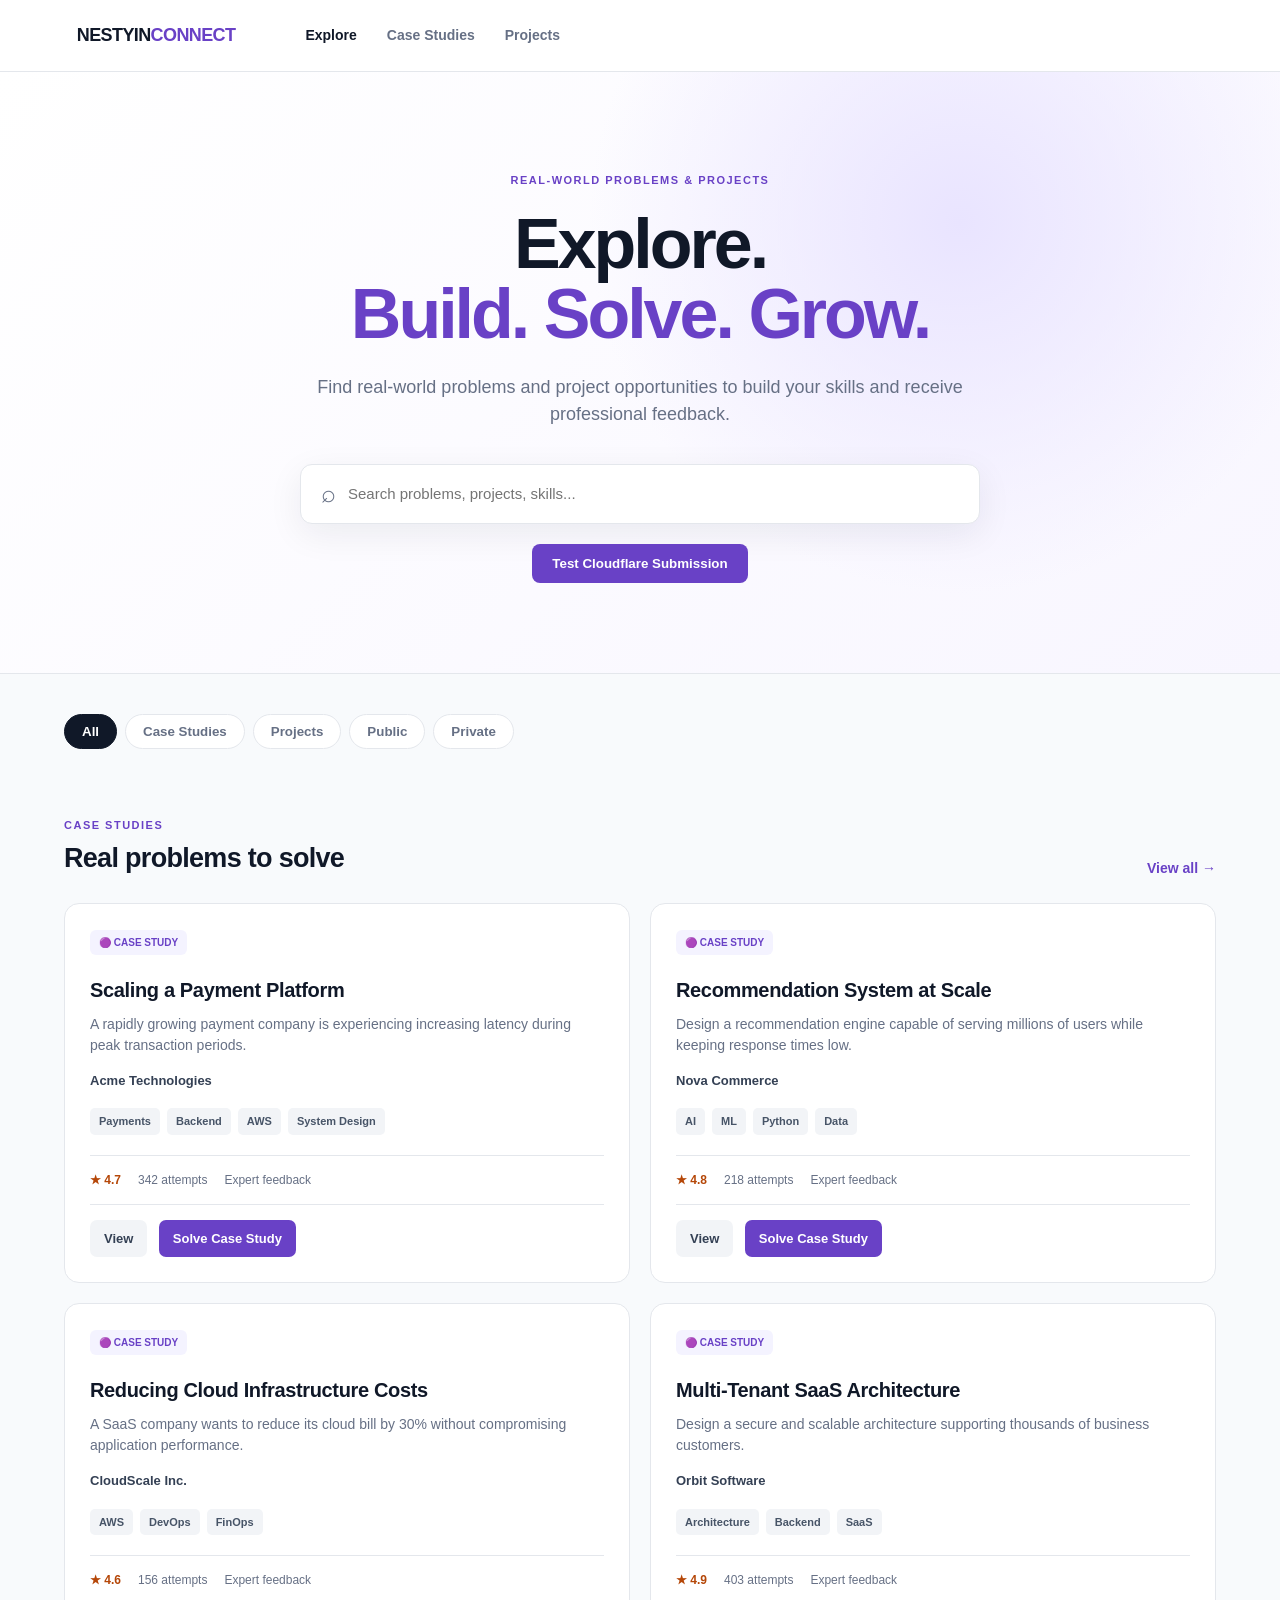
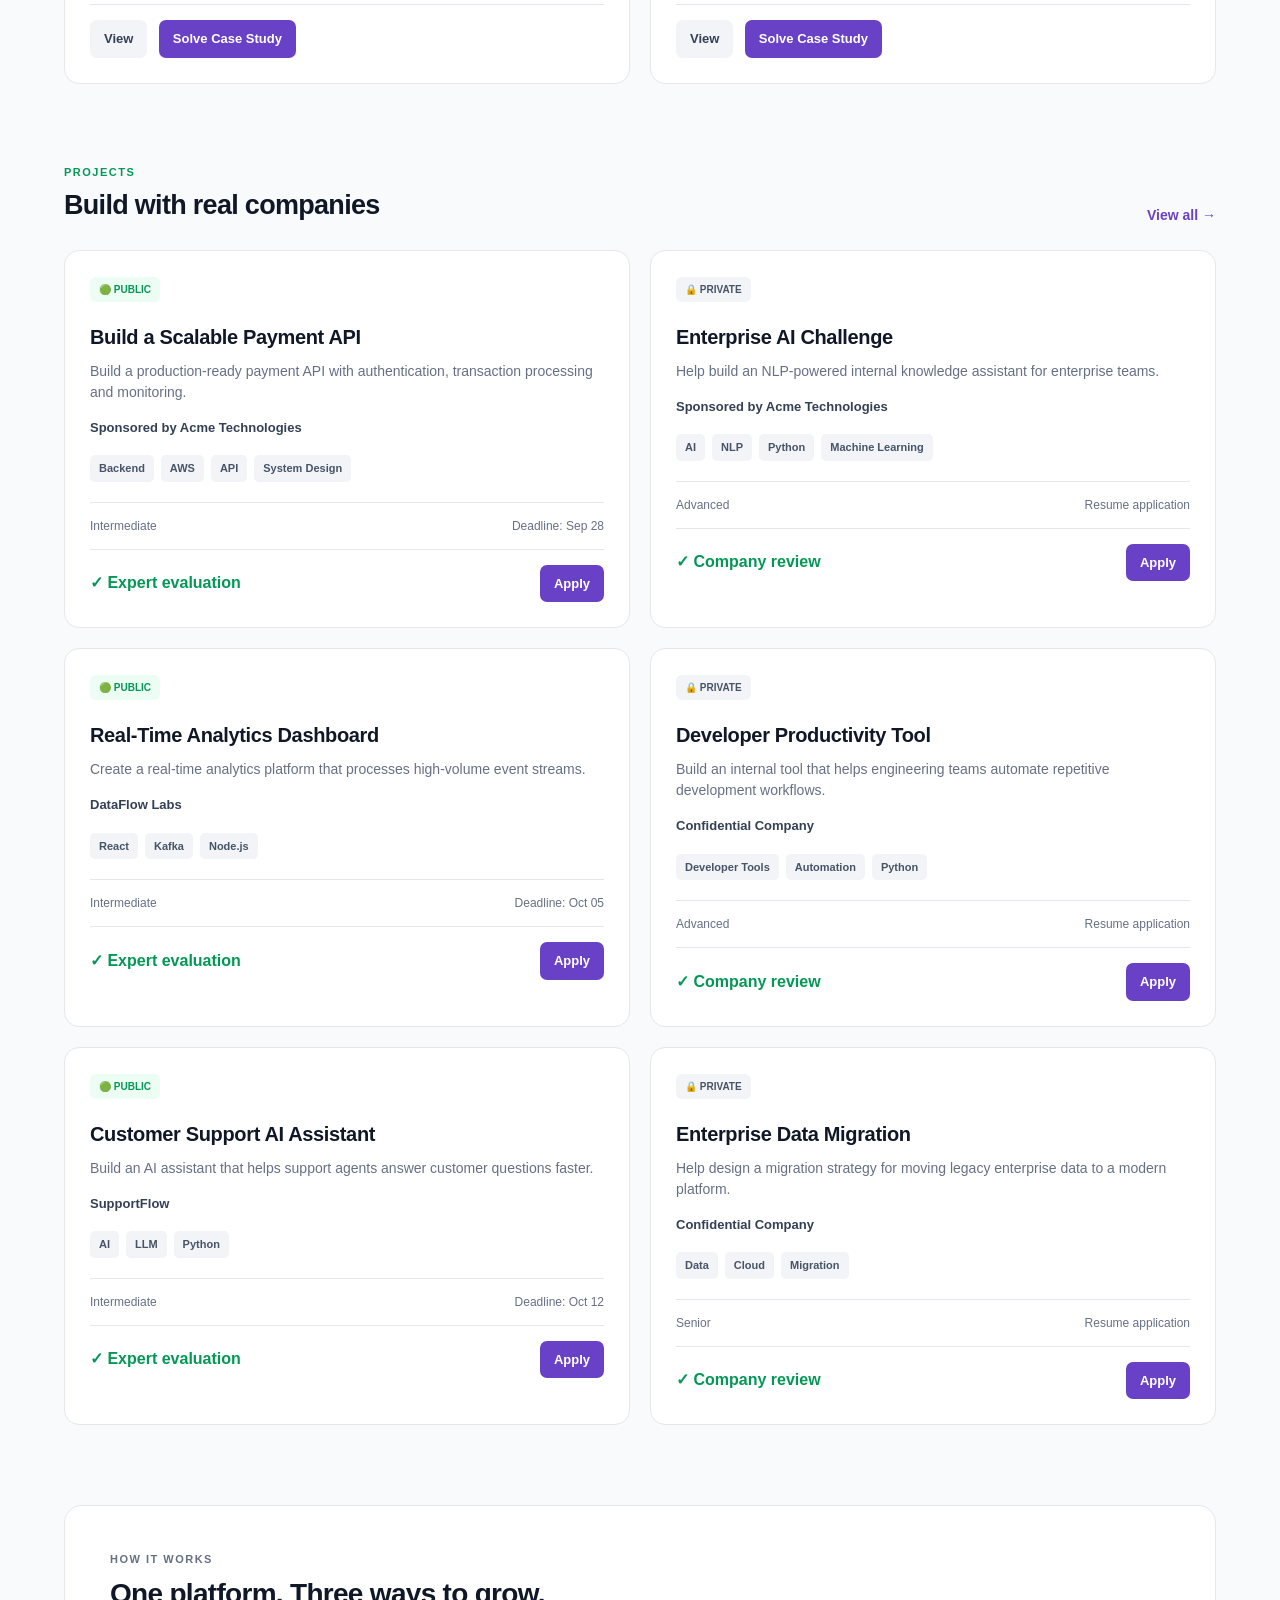
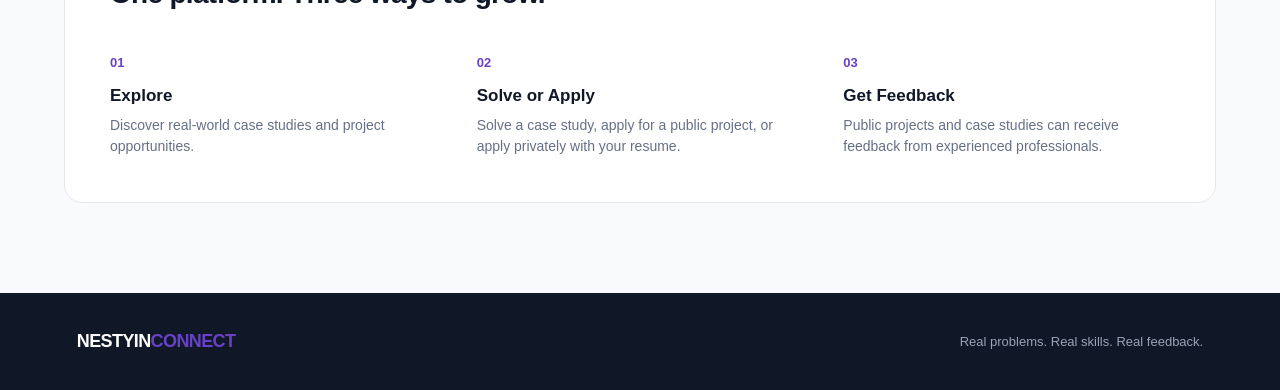
<file: index.html>
<!DOCTYPE html>
<html lang="en">

<head>
  <meta charset="UTF-8">

  <meta
    name="viewport"
    content="width=device-width, initial-scale=1.0"
  >

  <title>Nestyin Connect — Explore</title>

  <link rel="stylesheet" href="style.css">
</head>


<body>


<header class="navbar">

  <div class="logo">
    NESTYIN<span>CONNECT</span>
  </div>

  <nav>

    <a
      href="index.html"
      class="active"
    >
      Explore
    </a>

    <a href="#case-studies">
      Case Studies
    </a>

    <a href="#projects">
      Projects
    </a>

  </nav>

</header>



<main>


<!-- HERO -->

<section class="hero">

  <div class="hero-content">

    <div class="eyebrow">
      REAL-WORLD PROBLEMS & PROJECTS
    </div>


    <h1>
      Explore.<br>
      <span>Build. Solve. Grow.</span>
    </h1>


    <p>
      Find real-world problems and project
      opportunities to build your skills
      and receive professional feedback.
    </p>


    <div class="search-box">

      <span>⌕</span>

      <input
        id="searchInput"
        type="text"
        placeholder="Search problems, projects, skills..."
      >

    </div>


    <!-- TEMPORARY WORKER TEST BUTTON -->

    <button
  id="workerTestButton"
  onclick="testWorker()"
  style="
    margin-top:20px;
    padding:12px 20px;
    border:0;
    border-radius:8px;
    background:#6941c6;
    color:white;
    font-weight:700;
    cursor:pointer;
  "
>
  Test Cloudflare Submission
</button>


  </div>

</section>



<section class="content">


<!-- FILTERS -->

<div class="filters">

  <button
    class="filter active"
    data-filter="all"
  >
    All
  </button>


  <button
    class="filter"
    data-filter="case"
  >
    Case Studies
  </button>


  <button
    class="filter"
    data-filter="project"
  >
    Projects
  </button>


  <button
    class="filter"
    data-filter="public"
  >
    Public
  </button>


  <button
    class="filter"
    data-filter="private"
  >
    Private
  </button>

</div>



<!-- CASE STUDIES -->

<section
  class="section"
  id="case-studies"
>

  <div class="section-header">

    <div>

      <div class="section-label purple">
        CASE STUDIES
      </div>

      <h2>
        Real problems to solve
      </h2>

    </div>


    <a href="#case-studies">
      View all →
    </a>

  </div>



  <div class="cards">


    <!-- CASE STUDY 1 -->

    <article
      class="card searchable case-item"
    >

      <div class="badge case">
        🟣 CASE STUDY
      </div>


      <h3>
        Scaling a Payment Platform
      </h3>


      <p>
        A rapidly growing payment company is
        experiencing increasing latency during
        peak transaction periods.
      </p>


      <div class="company">
        Acme Technologies
      </div>


      <div class="tags">

        <span>Payments</span>
        <span>Backend</span>
        <span>AWS</span>
        <span>System Design</span>

      </div>


      <div class="card-info">

        <span>★ 4.7</span>

        <span>342 attempts</span>

        <span>Expert feedback</span>

      </div>


      <div class="card-footer">

        <div>

          <a
            href="case-study.html"
            class="secondary"
          >
            View
          </a>

          <a
            href="solve-case-study.html"
            class="primary"
          >
            Solve Case Study
          </a>

        </div>

      </div>

    </article>



    <!-- CASE STUDY 2 -->

    <article
      class="card searchable case-item"
    >

      <div class="badge case">
        🟣 CASE STUDY
      </div>


      <h3>
        Recommendation System at Scale
      </h3>


      <p>
        Design a recommendation engine capable
        of serving millions of users while
        keeping response times low.
      </p>


      <div class="company">
        Nova Commerce
      </div>


      <div class="tags">

        <span>AI</span>
        <span>ML</span>
        <span>Python</span>
        <span>Data</span>

      </div>


      <div class="card-info">

        <span>★ 4.8</span>

        <span>218 attempts</span>

        <span>Expert feedback</span>

      </div>


      <div class="card-footer">

        <div>

          <a
            href="case-study.html"
            class="secondary"
          >
            View
          </a>

          <a
            href="solve-case-study.html"
            class="primary"
          >
            Solve Case Study
          </a>

        </div>

      </div>

    </article>



    <!-- CASE STUDY 3 -->

    <article
      class="card searchable case-item"
    >

      <div class="badge case">
        🟣 CASE STUDY
      </div>


      <h3>
        Reducing Cloud Infrastructure Costs
      </h3>


      <p>
        A SaaS company wants to reduce its
        cloud bill by 30% without compromising
        application performance.
      </p>


      <div class="company">
        CloudScale Inc.
      </div>


      <div class="tags">

        <span>AWS</span>
        <span>DevOps</span>
        <span>FinOps</span>

      </div>


      <div class="card-info">

        <span>★ 4.6</span>

        <span>156 attempts</span>

        <span>Expert feedback</span>

      </div>


      <div class="card-footer">

        <div>

          <a
            href="case-study.html"
            class="secondary"
          >
            View
          </a>

          <a
            href="solve-case-study.html"
            class="primary"
          >
            Solve Case Study
          </a>

        </div>

      </div>

    </article>



    <!-- CASE STUDY 4 -->

    <article
      class="card searchable case-item"
    >

      <div class="badge case">
        🟣 CASE STUDY
      </div>


      <h3>
        Multi-Tenant SaaS Architecture
      </h3>


      <p>
        Design a secure and scalable architecture
        supporting thousands of business customers.
      </p>


      <div class="company">
        Orbit Software
      </div>


      <div class="tags">

        <span>Architecture</span>
        <span>Backend</span>
        <span>SaaS</span>

      </div>


      <div class="card-info">

        <span>★ 4.9</span>

        <span>403 attempts</span>

        <span>Expert feedback</span>

      </div>


      <div class="card-footer">

        <div>

          <a
            href="case-study.html"
            class="secondary"
          >
            View
          </a>

          <a
            href="solve-case-study.html"
            class="primary"
          >
            Solve Case Study
          </a>

        </div>

      </div>

    </article>

  </div>

</section>



<!-- PROJECTS -->

<section
  class="section"
  id="projects"
>

  <div class="section-header">

    <div>

      <div class="section-label green">
        PROJECTS
      </div>

      <h2>
        Build with real companies
      </h2>

    </div>


    <a href="#projects">
      View all →
    </a>

  </div>



  <div class="cards">


    <!-- PUBLIC PROJECT 1 -->

    <article
      class="card searchable project-item public-item"
    >

      <div class="badge public">
        🟢 PUBLIC
      </div>


      <h3>
        Build a Scalable Payment API
      </h3>


      <p>
        Build a production-ready payment API
        with authentication, transaction processing
        and monitoring.
      </p>


      <div class="company">
        Sponsored by Acme Technologies
      </div>


      <div class="tags">

        <span>Backend</span>
        <span>AWS</span>
        <span>API</span>
        <span>System Design</span>

      </div>


      <div class="project-meta">

        <span>Intermediate</span>

        <span>Deadline: Sep 28</span>

      </div>


      <div class="card-footer">

        <span class="evaluation">
          ✓ Expert evaluation
        </span>


        <a
          href="public-project.html"
          class="primary"
        >
          Apply
        </a>

      </div>

    </article>



    <!-- PRIVATE PROJECT 1 -->

    <article
      class="card searchable project-item private-item"
    >

      <div class="badge private">
        🔒 PRIVATE
      </div>


      <h3>
        Enterprise AI Challenge
      </h3>


      <p>
        Help build an NLP-powered internal
        knowledge assistant for enterprise teams.
      </p>


      <div class="company">
        Sponsored by Acme Technologies
      </div>


      <div class="tags">

        <span>AI</span>
        <span>NLP</span>
        <span>Python</span>
        <span>Machine Learning</span>

      </div>


      <div class="project-meta">

        <span>Advanced</span>

        <span>Resume application</span>

      </div>


      <div class="card-footer">

        <span class="evaluation">
          ✓ Company review
        </span>


        <a
          href="private-project.html"
          class="primary"
        >
          Apply
        </a>

      </div>

    </article>



    <!-- PUBLIC PROJECT 2 -->

    <article
      class="card searchable project-item public-item"
    >

      <div class="badge public">
        🟢 PUBLIC
      </div>


      <h3>
        Real-Time Analytics Dashboard
      </h3>


      <p>
        Create a real-time analytics platform
        that processes high-volume event streams.
      </p>


      <div class="company">
        DataFlow Labs
      </div>


      <div class="tags">

        <span>React</span>
        <span>Kafka</span>
        <span>Node.js</span>

      </div>


      <div class="project-meta">

        <span>Intermediate</span>

        <span>Deadline: Oct 05</span>

      </div>


      <div class="card-footer">

        <span class="evaluation">
          ✓ Expert evaluation
        </span>


        <a
          href="public-project.html"
          class="primary"
        >
          Apply
        </a>

      </div>

    </article>



    <!-- PRIVATE PROJECT 2 -->

    <article
      class="card searchable project-item private-item"
    >

      <div class="badge private">
        🔒 PRIVATE
      </div>


      <h3>
        Developer Productivity Tool
      </h3>


      <p>
        Build an internal tool that helps
        engineering teams automate repetitive
        development workflows.
      </p>


      <div class="company">
        Confidential Company
      </div>


      <div class="tags">

        <span>Developer Tools</span>
        <span>Automation</span>
        <span>Python</span>

      </div>


      <div class="project-meta">

        <span>Advanced</span>

        <span>Resume application</span>

      </div>


      <div class="card-footer">

        <span class="evaluation">
          ✓ Company review
        </span>


        <a
          href="private-project.html"
          class="primary"
        >
          Apply
        </a>

      </div>

    </article>



    <!-- PUBLIC PROJECT 3 -->

    <article
      class="card searchable project-item public-item"
    >

      <div class="badge public">
        🟢 PUBLIC
      </div>


      <h3>
        Customer Support AI Assistant
      </h3>


      <p>
        Build an AI assistant that helps
        support agents answer customer questions faster.
      </p>


      <div class="company">
        SupportFlow
      </div>


      <div class="tags">

        <span>AI</span>
        <span>LLM</span>
        <span>Python</span>

      </div>


      <div class="project-meta">

        <span>Intermediate</span>

        <span>Deadline: Oct 12</span>

      </div>


      <div class="card-footer">

        <span class="evaluation">
          ✓ Expert evaluation
        </span>


        <a
          href="public-project.html"
          class="primary"
        >
          Apply
        </a>

      </div>

    </article>



    <!-- PRIVATE PROJECT 3 -->

    <article
      class="card searchable project-item private-item"
    >

      <div class="badge private">
        🔒 PRIVATE
      </div>


      <h3>
        Enterprise Data Migration
      </h3>


      <p>
        Help design a migration strategy for
        moving legacy enterprise data to a modern platform.
      </p>


      <div class="company">
        Confidential Company
      </div>


      <div class="tags">

        <span>Data</span>
        <span>Cloud</span>
        <span>Migration</span>

      </div>


      <div class="project-meta">

        <span>Senior</span>

        <span>Resume application</span>

      </div>


      <div class="card-footer">

        <span class="evaluation">
          ✓ Company review
        </span>


        <a
          href="private-project.html"
          class="primary"
        >
          Apply
        </a>

      </div>

    </article>

  </div>

</section>



<!-- HOW IT WORKS -->

<section class="how">

  <div class="section-label">
    HOW IT WORKS
  </div>


  <h2>
    One platform. Three ways to grow.
  </h2>


  <div class="steps">


    <div class="step">

      <span>01</span>

      <h3>
        Explore
      </h3>

      <p>
        Discover real-world case studies
        and project opportunities.
      </p>

    </div>


    <div class="step">

      <span>02</span>

      <h3>
        Solve or Apply
      </h3>

      <p>
        Solve a case study, apply for a public
        project, or apply privately with your resume.
      </p>

    </div>


    <div class="step">

      <span>03</span>

      <h3>
        Get Feedback
      </h3>

      <p>
        Public projects and case studies can
        receive feedback from experienced professionals.
      </p>

    </div>

  </div>

</section>


</section>

</main>



<footer>

  <div class="logo">
    NESTYIN<span>CONNECT</span>
  </div>


  <p>
    Real problems. Real skills. Real feedback.
  </p>

</footer>



<script src="app.js"></script>
</body>

</html>
</file>
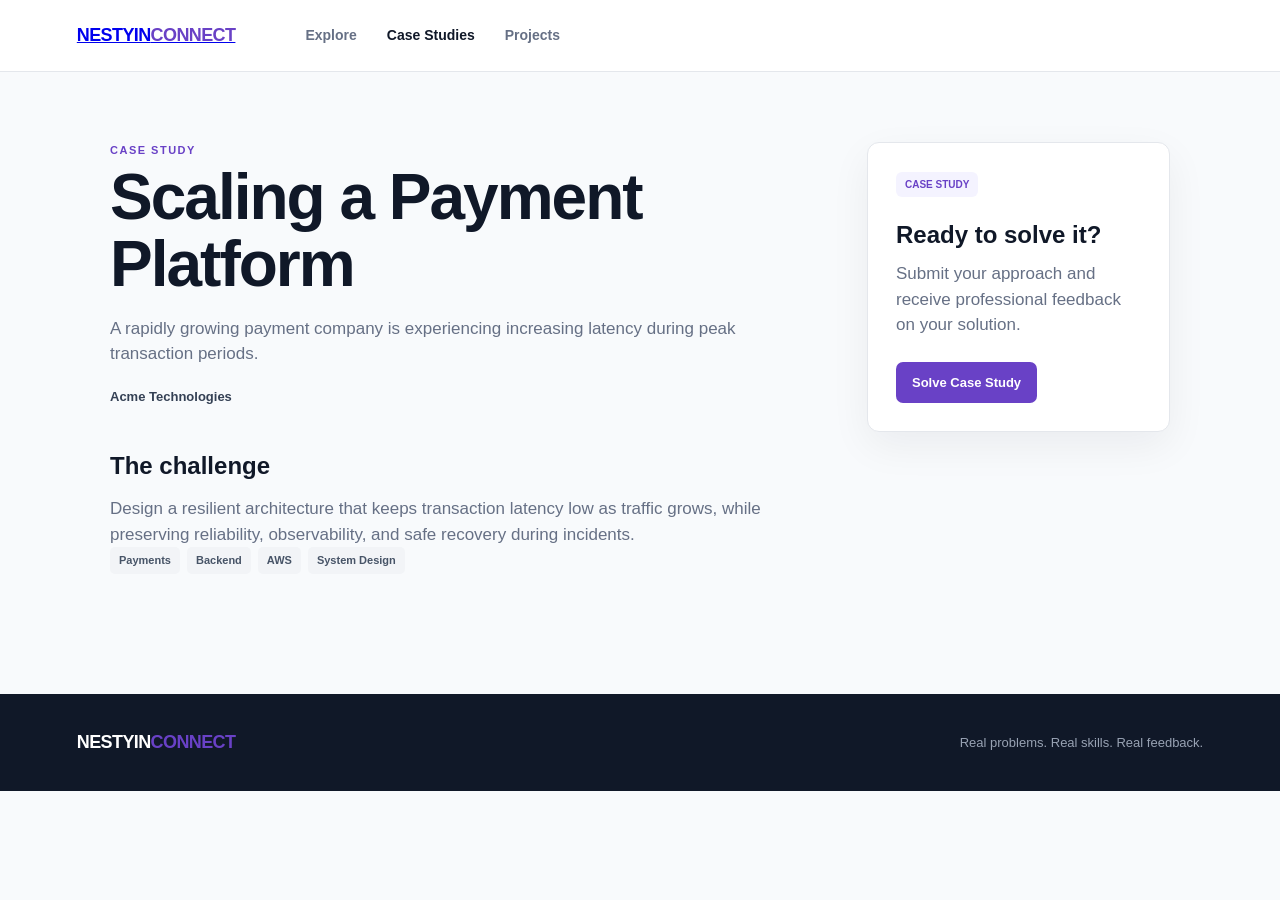
<file: case-study.html>
<!DOCTYPE html>
<html lang="en">
<head>
  <meta charset="UTF-8">
  <meta name="viewport" content="width=device-width, initial-scale=1.0">
  <title>Scaling a Payment Platform — Nestyin Connect</title>
  <link rel="stylesheet" href="style.css">
</head>
<body>
  <header class="navbar">
    <a class="logo" href="index.html">NESTYIN<span>CONNECT</span></a>
    <nav>
      <a href="index.html">Explore</a>
      <a class="active" href="case-study.html">Case Studies</a>
      <a href="index.html#projects">Projects</a>
    </nav>
  </header>

  <main class="detail-page">
    <div class="detail-layout">
      <article class="detail-copy">
        <div class="section-label purple">CASE STUDY</div>
        <h1>Scaling a Payment Platform</h1>
        <p class="detail-lead">A rapidly growing payment company is experiencing increasing latency during peak transaction periods.</p>
        <div class="company">Acme Technologies</div>

        <h2>The challenge</h2>
        <p>Design a resilient architecture that keeps transaction latency low as traffic grows, while preserving reliability, observability, and safe recovery during incidents.</p>

        <div class="tags">
          <span>Payments</span>
          <span>Backend</span>
          <span>AWS</span>
          <span>System Design</span>
        </div>
      </article>

      <aside class="detail-panel">
        <span class="badge case">CASE STUDY</span>
        <h2>Ready to solve it?</h2>
        <p>Submit your approach and receive professional feedback on your solution.</p>
        <a class="primary button-link" href="solve-case-study.html">Solve Case Study</a>
      </aside>
    </div>
  </main>

  <footer>
    <div class="logo">NESTYIN<span>CONNECT</span></div>
    <p>Real problems. Real skills. Real feedback.</p>
  </footer>
</body>
</html>
</file>
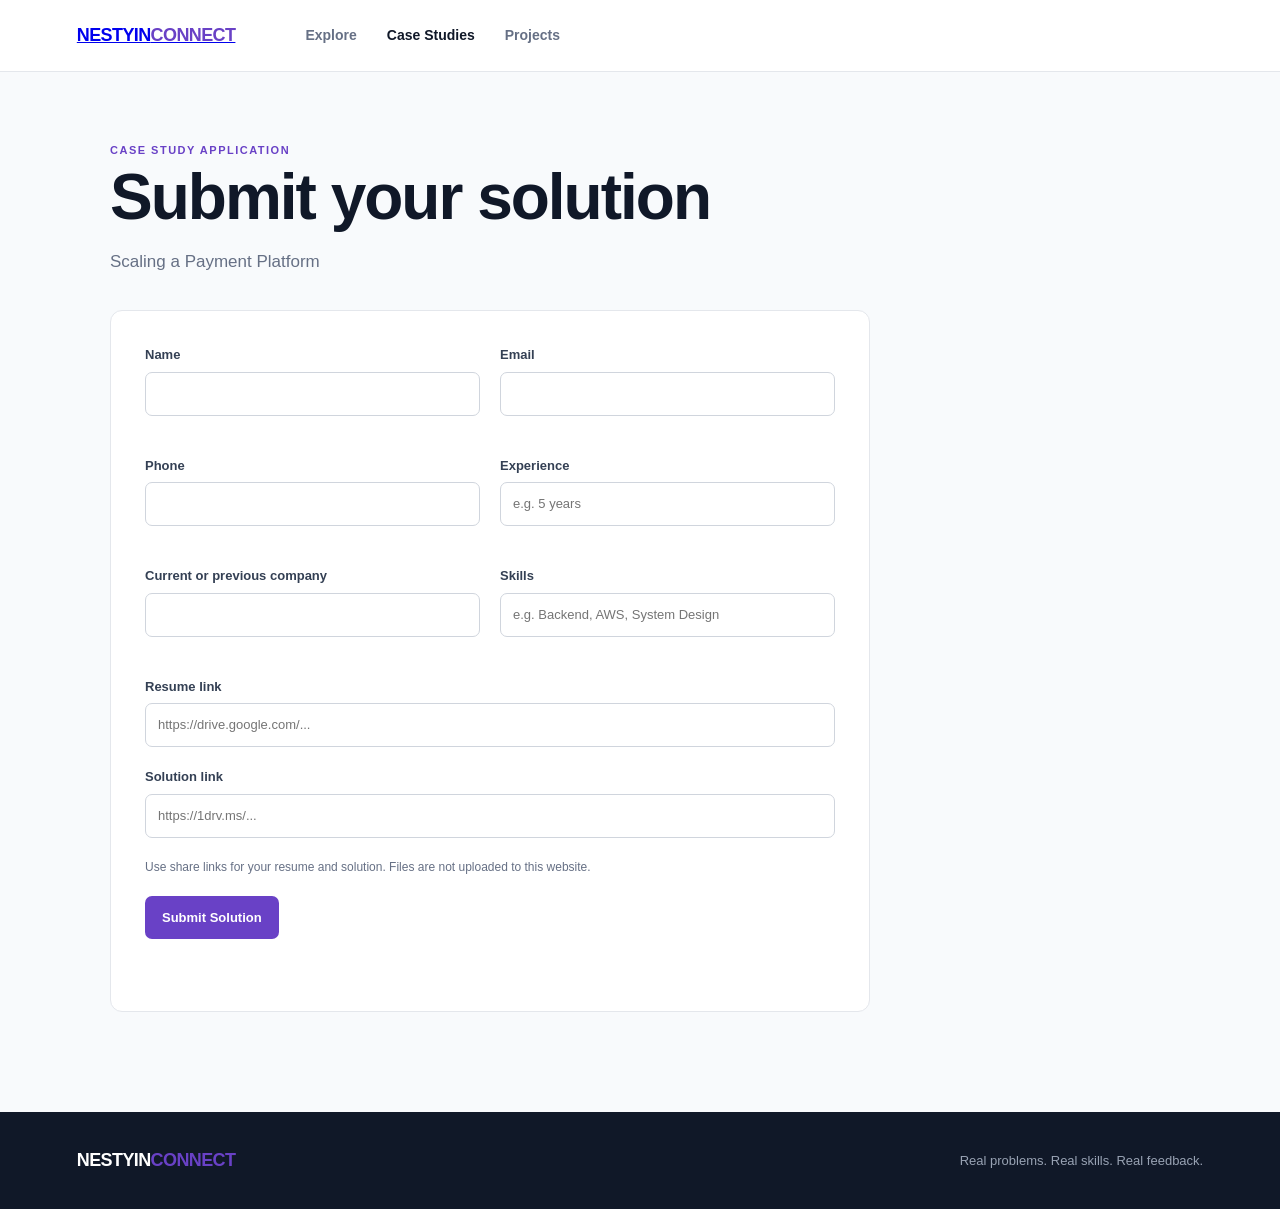
<file: solve-case-study.html>
<!DOCTYPE html>
<html lang="en">
<head>
  <meta charset="UTF-8">
  <meta name="viewport" content="width=device-width, initial-scale=1.0">
  <title>Solve Case Study — Nestyin Connect</title>
  <link rel="stylesheet" href="style.css">
</head>
<body>
  <header class="navbar">
    <a class="logo" href="index.html">NESTYIN<span>CONNECT</span></a>
    <nav>
      <a href="index.html">Explore</a>
      <a class="active" href="case-study.html">Case Studies</a>
      <a href="index.html#projects">Projects</a>
    </nav>
  </header>

  <main class="application-page">
    <div class="application-header">
      <div class="section-label purple">CASE STUDY APPLICATION</div>
      <h1>Submit your solution</h1>
      <p>Scaling a Payment Platform</p>
    </div>

    <form id="applicationForm" class="application-form">
      <input type="hidden" name="type" value="case_study_application">
      <input type="hidden" name="project" value="Scaling a Payment Platform">

      <div class="form-grid">
        <label>
          Name
          <input name="name" type="text" autocomplete="name" required>
        </label>
        <label>
          Email
          <input name="email" type="email" autocomplete="email" required>
        </label>
        <label>
          Phone
          <input name="phone" type="tel" autocomplete="tel">
        </label>
        <label>
          Experience
          <input name="experience" type="text" placeholder="e.g. 5 years" required>
        </label>
        <label>
          Current or previous company
          <input name="company" type="text" autocomplete="organization">
        </label>
        <label>
          Skills
          <input name="skills" type="text" placeholder="e.g. Backend, AWS, System Design" required>
        </label>
      </div>

      <label>
        Resume link
        <input name="resume" type="url" placeholder="https://drive.google.com/..." required>
      </label>
      <label>
        Solution link
        <input name="solution" type="url" placeholder="https://1drv.ms/..." required>
      </label>

      <p class="form-note">Use share links for your resume and solution. Files are not uploaded to this website.</p>
      <button class="primary submit-button" type="submit">Submit Solution</button>
      <p id="formStatus" class="form-status" role="status" aria-live="polite"></p>
    </form>
  </main>

  <footer>
    <div class="logo">NESTYIN<span>CONNECT</span></div>
    <p>Real problems. Real skills. Real feedback.</p>
  </footer>

  <script src="application.js"></script>
</body>
</html>
</file>
<file: style.css>
* {
  box-sizing: border-box;
  margin: 0;
  padding: 0;
}


:root {

  --background: #f8fafc;

  --white: #ffffff;

  --text: #101828;

  --muted: #667085;

  --border: #e4e7ec;

  --purple: #6941c6;

  --purple-light: #f4f3ff;

  --green: #039855;

  --green-light: #ecfdf3;

  --private: #475467;

  --private-light: #f2f4f7;

}


html {
  scroll-behavior: smooth;
}


body {

  font-family:
    Inter,
    -apple-system,
    BlinkMacSystemFont,
    "Segoe UI",
    sans-serif;

  background: var(--background);

  color: var(--text);

  line-height: 1.5;

}



/* NAVBAR */

.navbar {

  height: 72px;

  padding: 0 6%;

  display: flex;

  align-items: center;

  gap: 70px;

  background: rgba(255, 255, 255, .96);

  border-bottom: 1px solid var(--border);

  position: sticky;

  top: 0;

  z-index: 20;

  backdrop-filter: blur(10px);

}


.logo {

  font-size: 18px;

  font-weight: 850;

  letter-spacing: -.6px;

  white-space: nowrap;

}


.logo span {
  color: var(--purple);
}


nav {

  display: flex;

  gap: 30px;

}


nav a {

  text-decoration: none;

  color: var(--muted);

  font-size: 14px;

  font-weight: 600;

}


nav a:hover,
nav a.active {

  color: var(--text);

}



/* HERO */

.hero {

  padding: 95px 20px 90px;

  background:

    radial-gradient(
      circle at 75% 25%,
      #e9e4ff 0,
      transparent 35%
    ),

    linear-gradient(
      135deg,
      #ffffff,
      #f8f6ff
    );

  border-bottom: 1px solid var(--border);

}


.hero-content {

  max-width: 850px;

  margin: auto;

  text-align: center;

}


.eyebrow {

  display: inline-block;

  color: var(--purple);

  font-size: 11px;

  font-weight: 800;

  letter-spacing: 1.5px;

  margin-bottom: 20px;

}


.hero h1 {

  font-size: clamp(42px, 6vw, 70px);

  line-height: 1;

  letter-spacing: -3px;

  margin-bottom: 25px;

}


.hero h1 span {
  color: var(--purple);
}


.hero p {

  max-width: 650px;

  margin: auto;

  color: var(--muted);

  font-size: 18px;

}



/* SEARCH */

.search-box {

  max-width: 680px;

  height: 60px;

  margin: 36px auto 0;

  padding: 0 20px;

  display: flex;

  align-items: center;

  gap: 12px;

  background: white;

  border: 1px solid var(--border);

  border-radius: 12px;

  box-shadow:
    0 10px 35px rgba(16, 24, 40, .07);

}


.search-box span {

  font-size: 25px;

  color: #667085;

}


.search-box input {

  width: 100%;

  border: 0;

  outline: 0;

  background: transparent;

  font-size: 15px;

}



/* CONTENT */

.content {

  max-width: 1200px;

  margin: auto;

  padding: 40px 24px 90px;

}



/* FILTERS */

.filters {

  display: flex;

  gap: 8px;

  margin-bottom: 65px;

  overflow-x: auto;

  padding-bottom: 3px;

}


.filter {

  border: 1px solid var(--border);

  background: white;

  color: var(--muted);

  padding: 9px 17px;

  border-radius: 30px;

  font-weight: 650;

  cursor: pointer;

  white-space: nowrap;

}


.filter.active {

  background: #101828;

  color: white;

  border-color: #101828;

}



/* SECTIONS */

.section {

  margin-bottom: 80px;

}


.section-header {

  display: flex;

  justify-content: space-between;

  align-items: flex-end;

  margin-bottom: 24px;

}


.section-header h2 {

  font-size: 27px;

  letter-spacing: -.7px;

}


.section-header a {

  color: var(--purple);

  font-size: 14px;

  font-weight: 700;

  text-decoration: none;

}


.section-label {

  color: #667085;

  font-size: 11px;

  font-weight: 850;

  letter-spacing: 1.5px;

  margin-bottom: 5px;

}


.section-label.purple {
  color: var(--purple);
}


.section-label.green {
  color: var(--green);
}



/* CARDS */

.cards {

  display: grid;

  grid-template-columns:
    repeat(2, minmax(0, 1fr));

  gap: 20px;

}


.card {

  background: white;

  border: 1px solid var(--border);

  border-radius: 15px;

  padding: 25px;

  transition:
    transform .2s,
    box-shadow .2s;

}


.card:hover {

  transform: translateY(-3px);

  box-shadow:
    0 14px 40px rgba(16, 24, 40, .08);

}


.badge {

  display: inline-flex;

  align-items: center;

  border-radius: 6px;

  padding: 5px 9px;

  margin-bottom: 20px;

  font-size: 10px;

  font-weight: 850;

}


.badge.case {

  color: var(--purple);

  background: var(--purple-light);

}


.badge.public {

  color: var(--green);

  background: var(--green-light);

}


.badge.private {

  color: var(--private);

  background: var(--private-light);

}


.card h3 {

  font-size: 20px;

  letter-spacing: -.35px;

  margin-bottom: 9px;

}


.card p {

  color: var(--muted);

  font-size: 14px;

  margin-bottom: 15px;

}


.company {

  color: #344054;

  font-size: 13px;

  font-weight: 700;

  margin-bottom: 18px;

}



/* TAGS */

.tags {

  display: flex;

  flex-wrap: wrap;

  gap: 7px;

  margin-bottom: 20px;

}


.tags span {

  padding: 5px 9px;

  background: #f2f4f7;

  border-radius: 5px;

  color: #475467;

  font-size: 11px;

  font-weight: 600;

}



/* INFO */

.card-info {

  display: flex;

  gap: 17px;

  padding: 15px 0;

  border-top: 1px solid var(--border);

  color: var(--muted);

  font-size: 12px;

}


.card-info span:first-child {

  color: #b54708;

  font-weight: 750;

}


.project-meta {

  display: flex;

  justify-content: space-between;

  padding: 14px 0;

  border-top: 1px solid var(--border);

  color: var(--muted);

  font-size: 12px;

}



/* FOOTER */

.card-footer {

  display: flex;

  justify-content: space-between;

  align-items: center;

  padding-top: 15px;

  border-top: 1px solid var(--border);

}


.card-footer a {

  display: inline-block;

  border-radius: 7px;

  padding: 9px 14px;

  font-weight: 700;

  font-size: 13px;

  text-decoration: none;

}


.primary {

  color: white;

  background: var(--purple);

}


.primary:hover {

  background: #53389e;

}


.secondary {

  color: #344054;

  background: #f2f4f7;

  margin-right: 7px;

}


.evaluation {

  color: var(--green);

  font-weight: 650;

}



/* HOW IT WORKS */

.how {

  padding: 45px;

  background: white;

  border: 1px solid var(--border);

  border-radius: 18px;

}


.how h2 {

  font-size: 28px;

  letter-spacing: -.7px;

  margin-bottom: 35px;

}


.steps {

  display: grid;

  grid-template-columns:
    repeat(3, 1fr);

  gap: 40px;

}


.step span {

  color: var(--purple);

  font-size: 13px;

  font-weight: 850;

}


.step h3 {

  margin: 9px 0 7px;

  font-size: 17px;

}


.step p {

  color: var(--muted);

  font-size: 14px;

}



/* FOOTER */

footer {

  padding: 35px 6%;

  display: flex;

  justify-content: space-between;

  align-items: center;

  background: #101828;

  color: white;

}


footer p {

  color: #98a2b3;

  font-size: 13px;

}



/* MOBILE */

@media (max-width: 800px) {

  .navbar {

    padding: 0 20px;

    gap: 25px;

  }


  nav {

    gap: 16px;

  }


  nav a {

    font-size: 12px;

  }


  .hero {

    padding: 70px 20px;

  }


  .hero h1 {

    font-size: 45px;

    letter-spacing: -2px;

  }


  .content {

    padding: 30px 18px 70px;

  }


  .cards {

    grid-template-columns: 1fr;

  }


  .steps {

    grid-template-columns: 1fr;

  }


  .how {

    padding: 30px 22px;

  }


  .section-header a {

    display: none;

  }


  footer {

    flex-direction: column;

    align-items: flex-start;

    gap: 10px;

  }

}


/* DETAIL AND APPLICATION PAGES */

.detail-page,
.application-page {
  max-width: 1100px;
  margin: 0 auto;
  padding: 70px 20px 100px;
}

.detail-layout {
  display: grid;
  grid-template-columns: minmax(0, 1.4fr) minmax(280px, .6fr);
  gap: 50px;
  align-items: start;
}

.detail-copy h1,
.application-header h1 {
  max-width: 760px;
  margin-bottom: 18px;
  font-size: clamp(38px, 6vw, 64px);
  line-height: 1.05;
  letter-spacing: -2px;
}

.detail-copy h2 {
  margin: 42px 0 12px;
  font-size: 24px;
}

.detail-copy p,
.detail-lead,
.detail-panel p,
.application-header p {
  color: var(--muted);
  font-size: 17px;
}

.detail-lead {
  max-width: 680px;
  margin-bottom: 20px;
}

.detail-panel {
  padding: 28px;
  background: white;
  border: 1px solid var(--border);
  border-radius: 12px;
  box-shadow: 0 14px 40px rgba(16, 24, 40, .06);
}

.detail-panel h2 {
  margin-bottom: 8px;
  font-size: 24px;
}

.button-link {
  display: inline-block;
  margin-top: 24px;
  padding: 11px 16px;
  border-radius: 7px;
  text-decoration: none;
  font-weight: 700;
  font-size: 13px;
}

.application-header {
  max-width: 720px;
  margin-bottom: 36px;
}

.application-form {
  max-width: 760px;
  padding: 34px;
  background: white;
  border: 1px solid var(--border);
  border-radius: 12px;
}

.form-grid {
  display: grid;
  grid-template-columns: repeat(2, minmax(0, 1fr));
  gap: 20px;
  margin-bottom: 20px;
}

.application-form label {
  display: grid;
  gap: 7px;
  margin-bottom: 20px;
  color: #344054;
  font-size: 13px;
  font-weight: 700;
}

.application-form input {
  width: 100%;
  min-height: 44px;
  padding: 10px 12px;
  color: var(--text);
  background: white;
  border: 1px solid #d0d5dd;
  border-radius: 7px;
  font: inherit;
  font-weight: 400;
}

.application-form input:focus {
  outline: 3px solid var(--purple-light);
  border-color: var(--purple);
}

.form-note {
  margin: 4px 0 20px;
  color: var(--muted);
  font-size: 12px;
}

.submit-button {
  border: 0;
  border-radius: 7px;
  padding: 12px 17px;
  font: inherit;
  font-size: 13px;
  font-weight: 700;
  cursor: pointer;
}

.submit-button:disabled {
  cursor: wait;
  opacity: .65;
}

.form-status {
  min-height: 22px;
  margin-top: 16px;
  color: var(--muted);
  font-size: 13px;
}

.form-status.success {
  color: var(--green);
}

.form-status.error {
  color: #b42318;
}

@media (max-width: 800px) {
  .detail-page,
  .application-page {
    padding: 45px 18px 70px;
  }

  .detail-layout,
  .form-grid {
    grid-template-columns: 1fr;
  }

  .application-form {
    padding: 24px 20px;
  }
}
</file>
